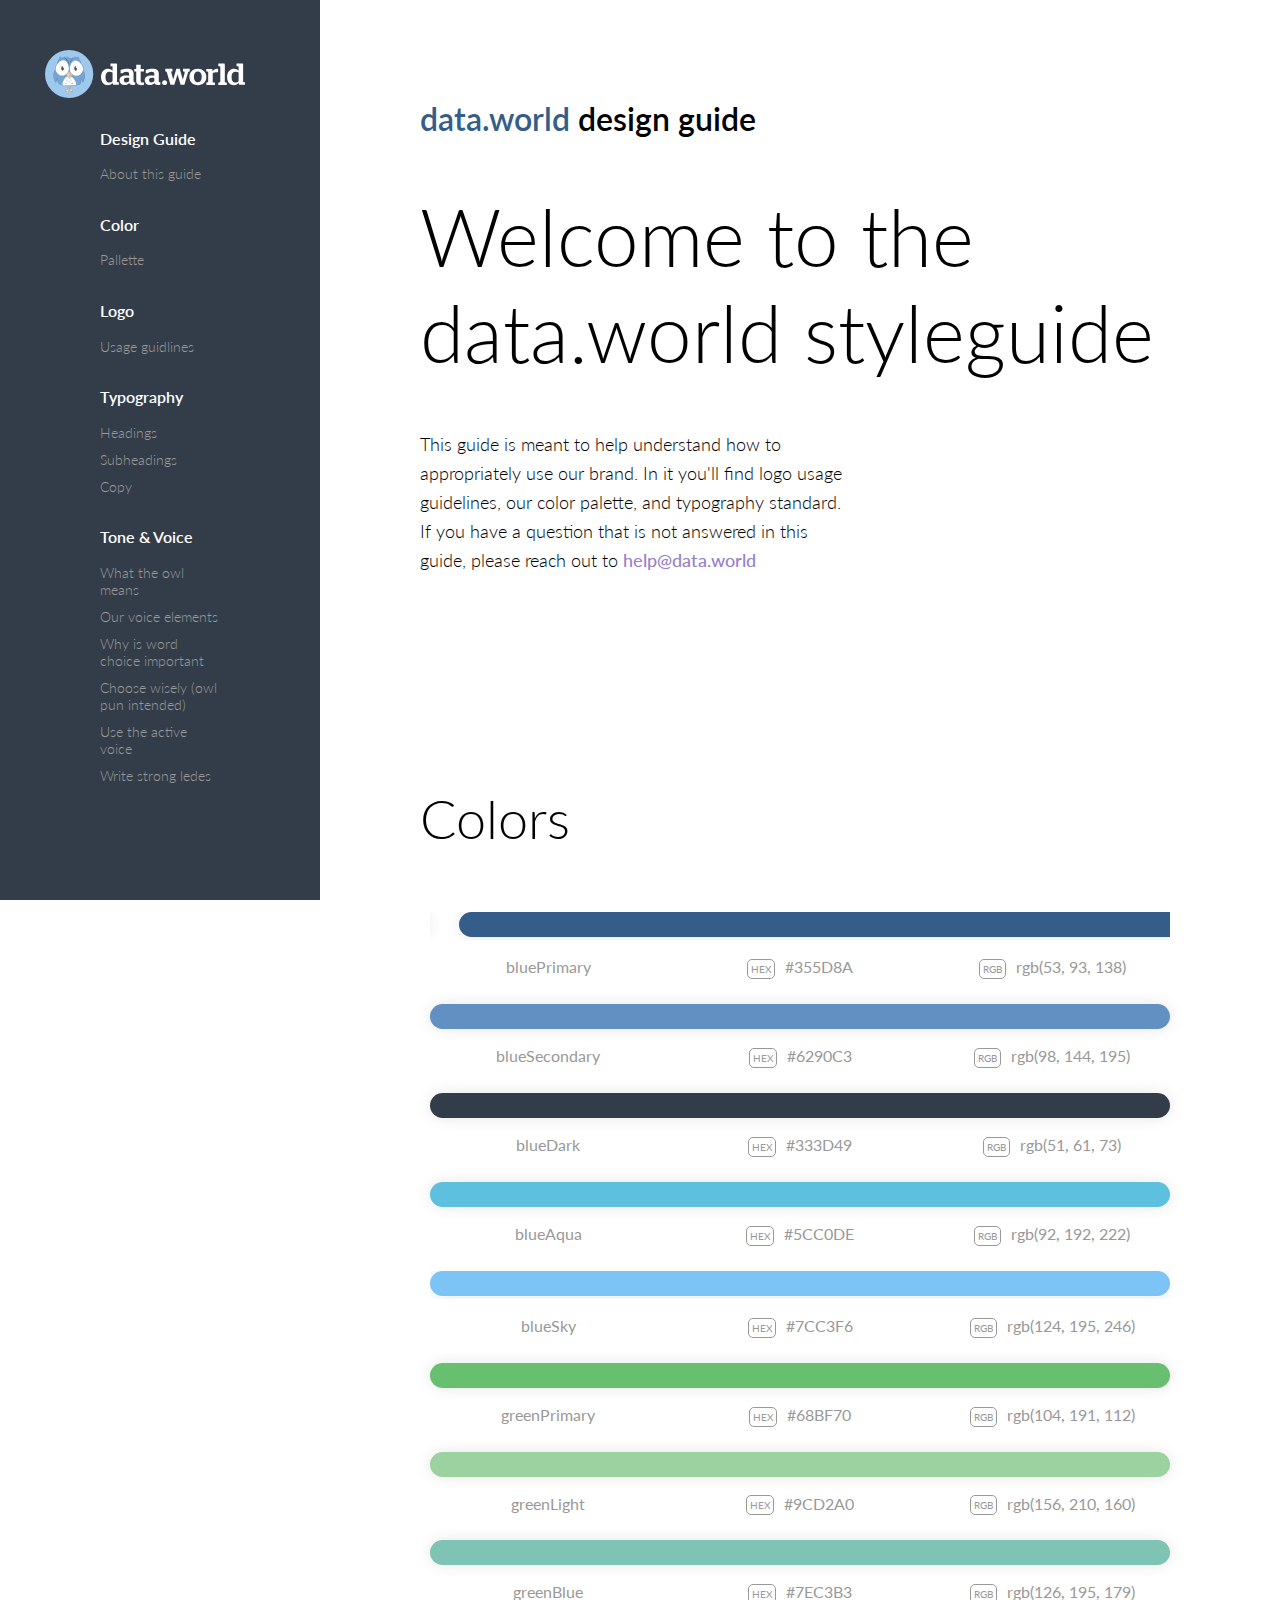
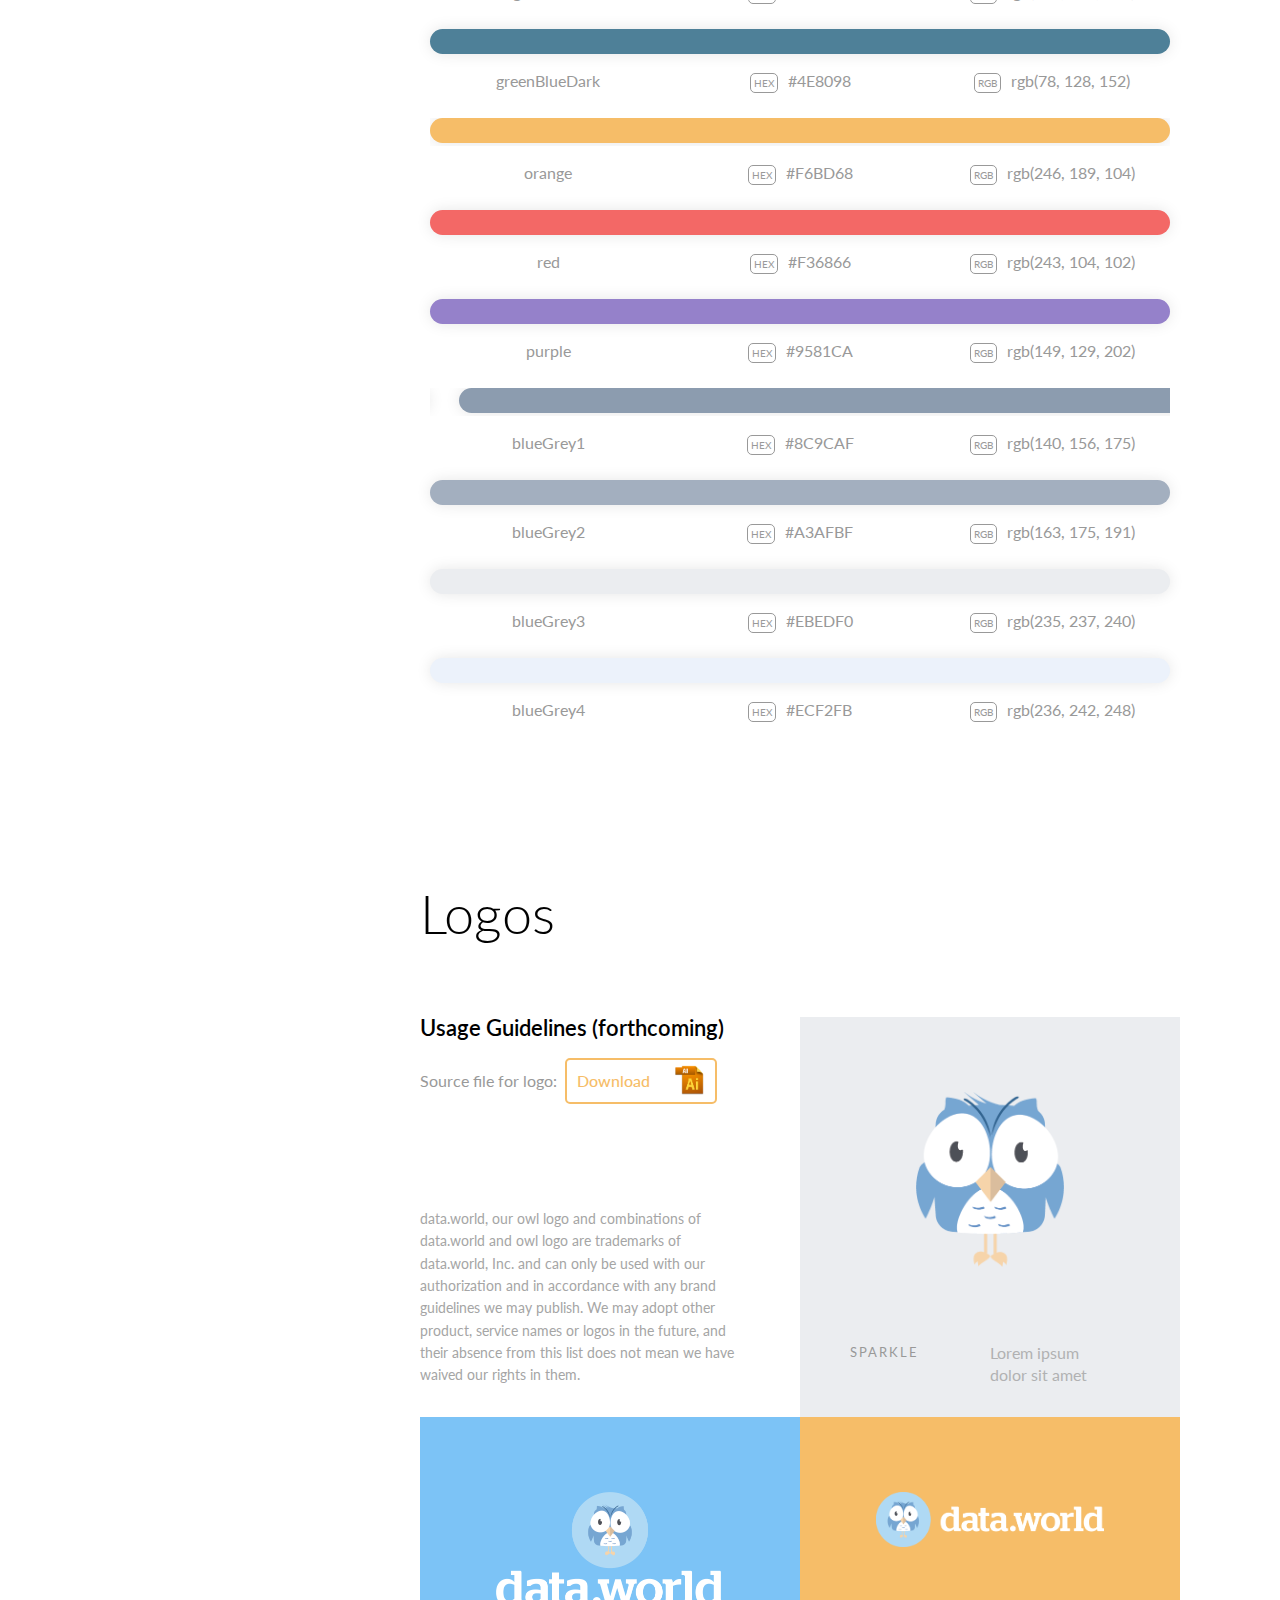
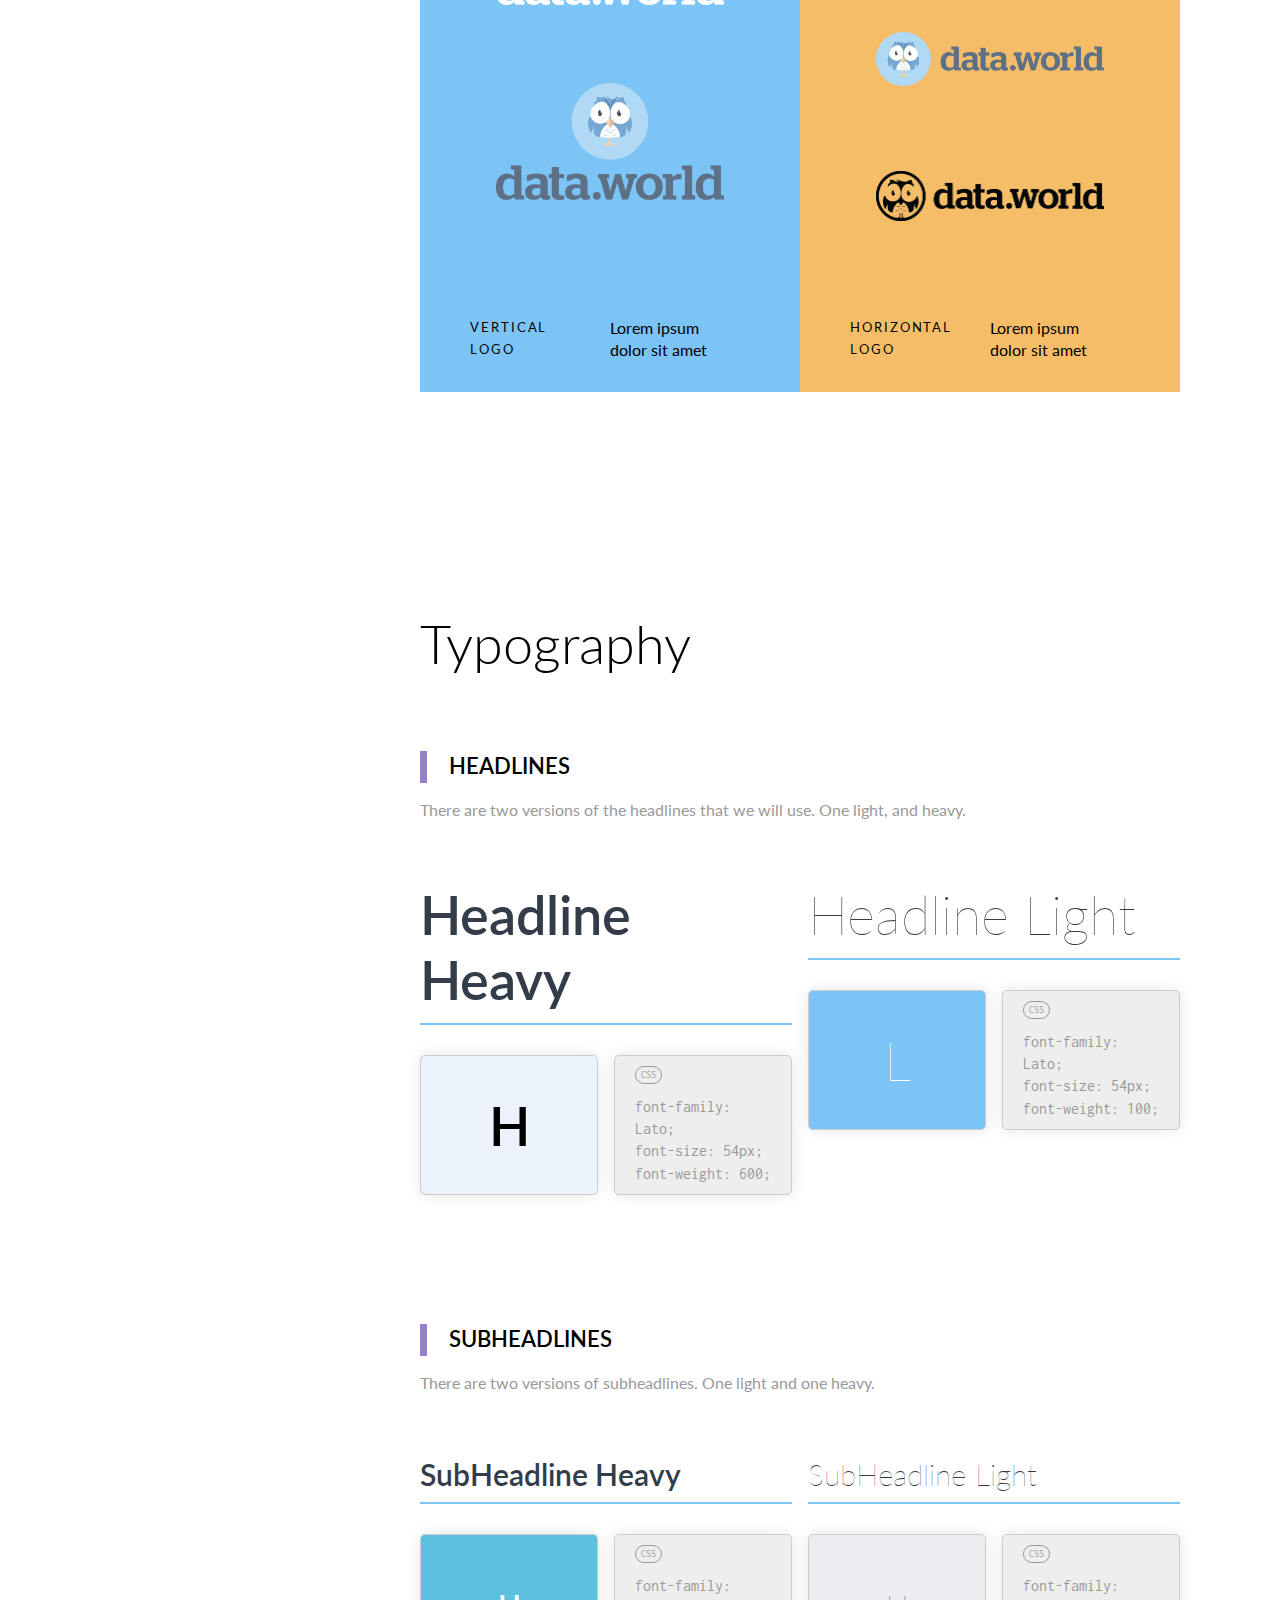
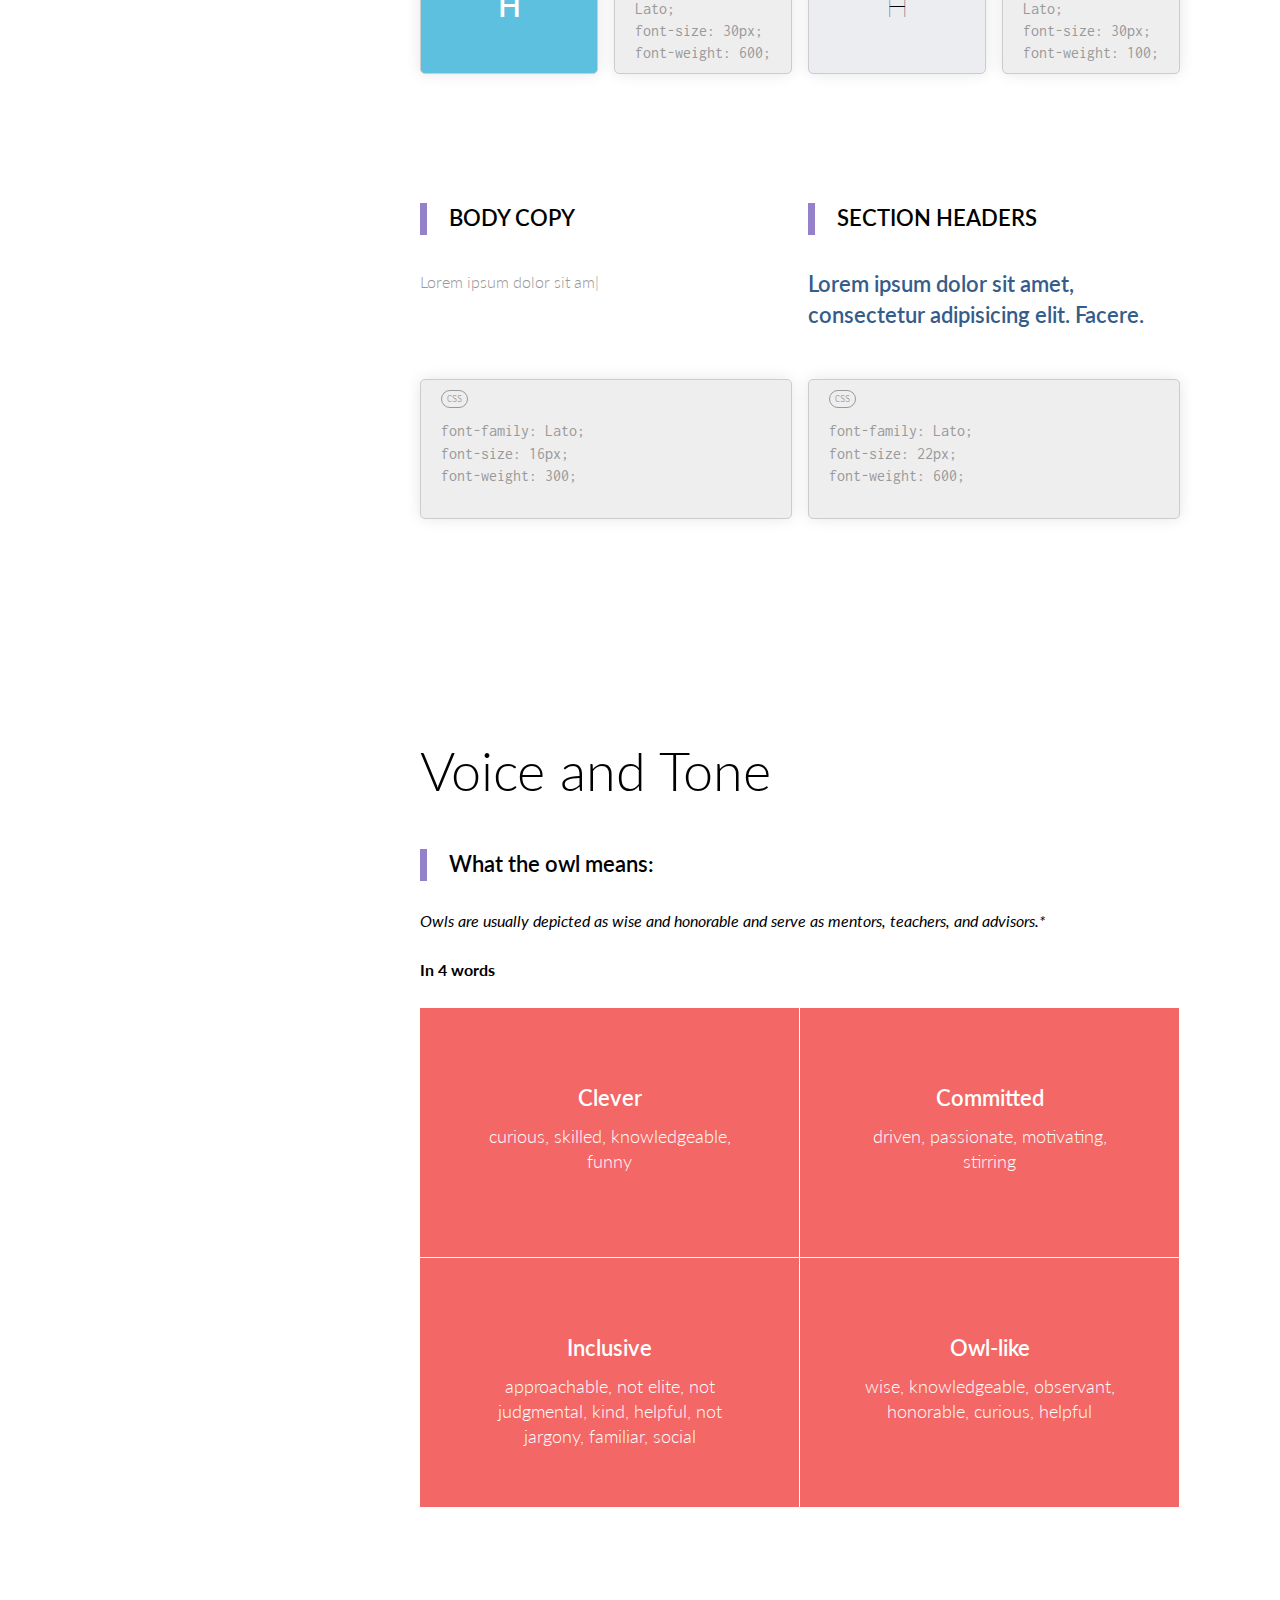
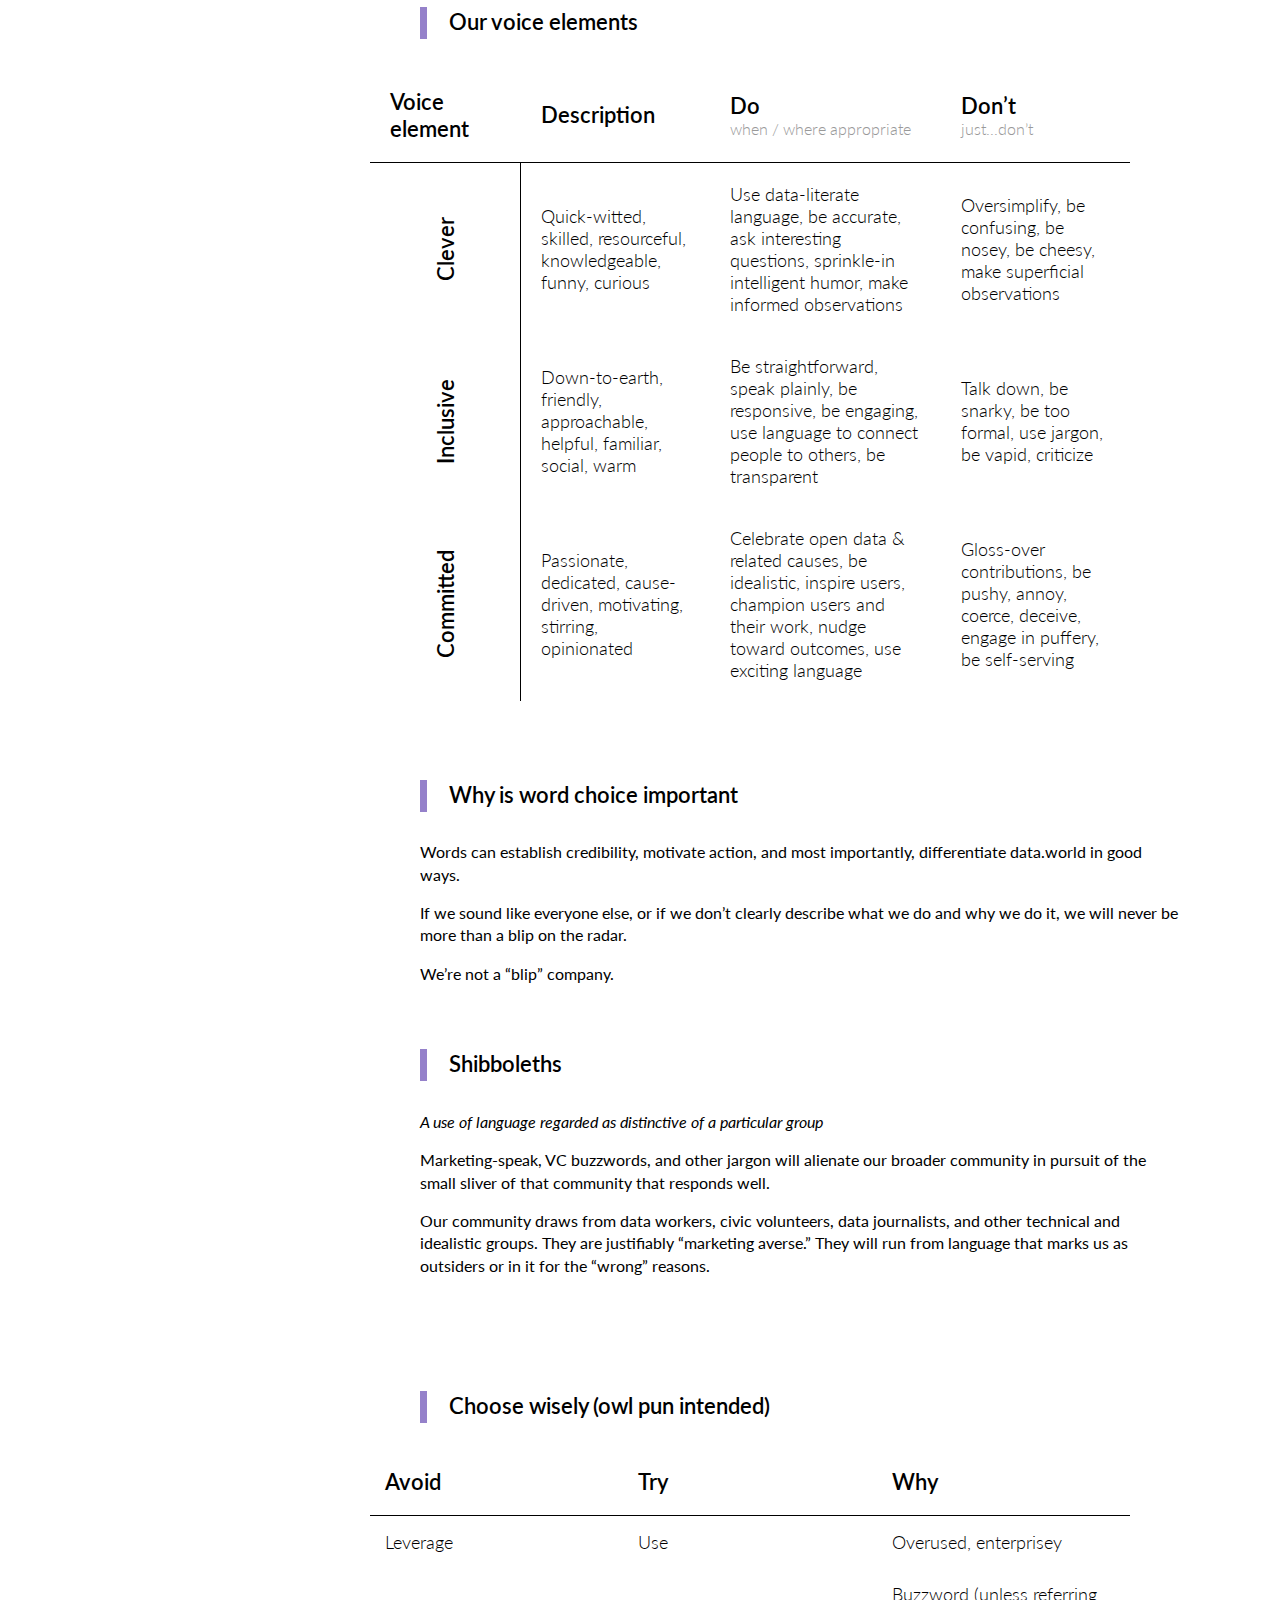
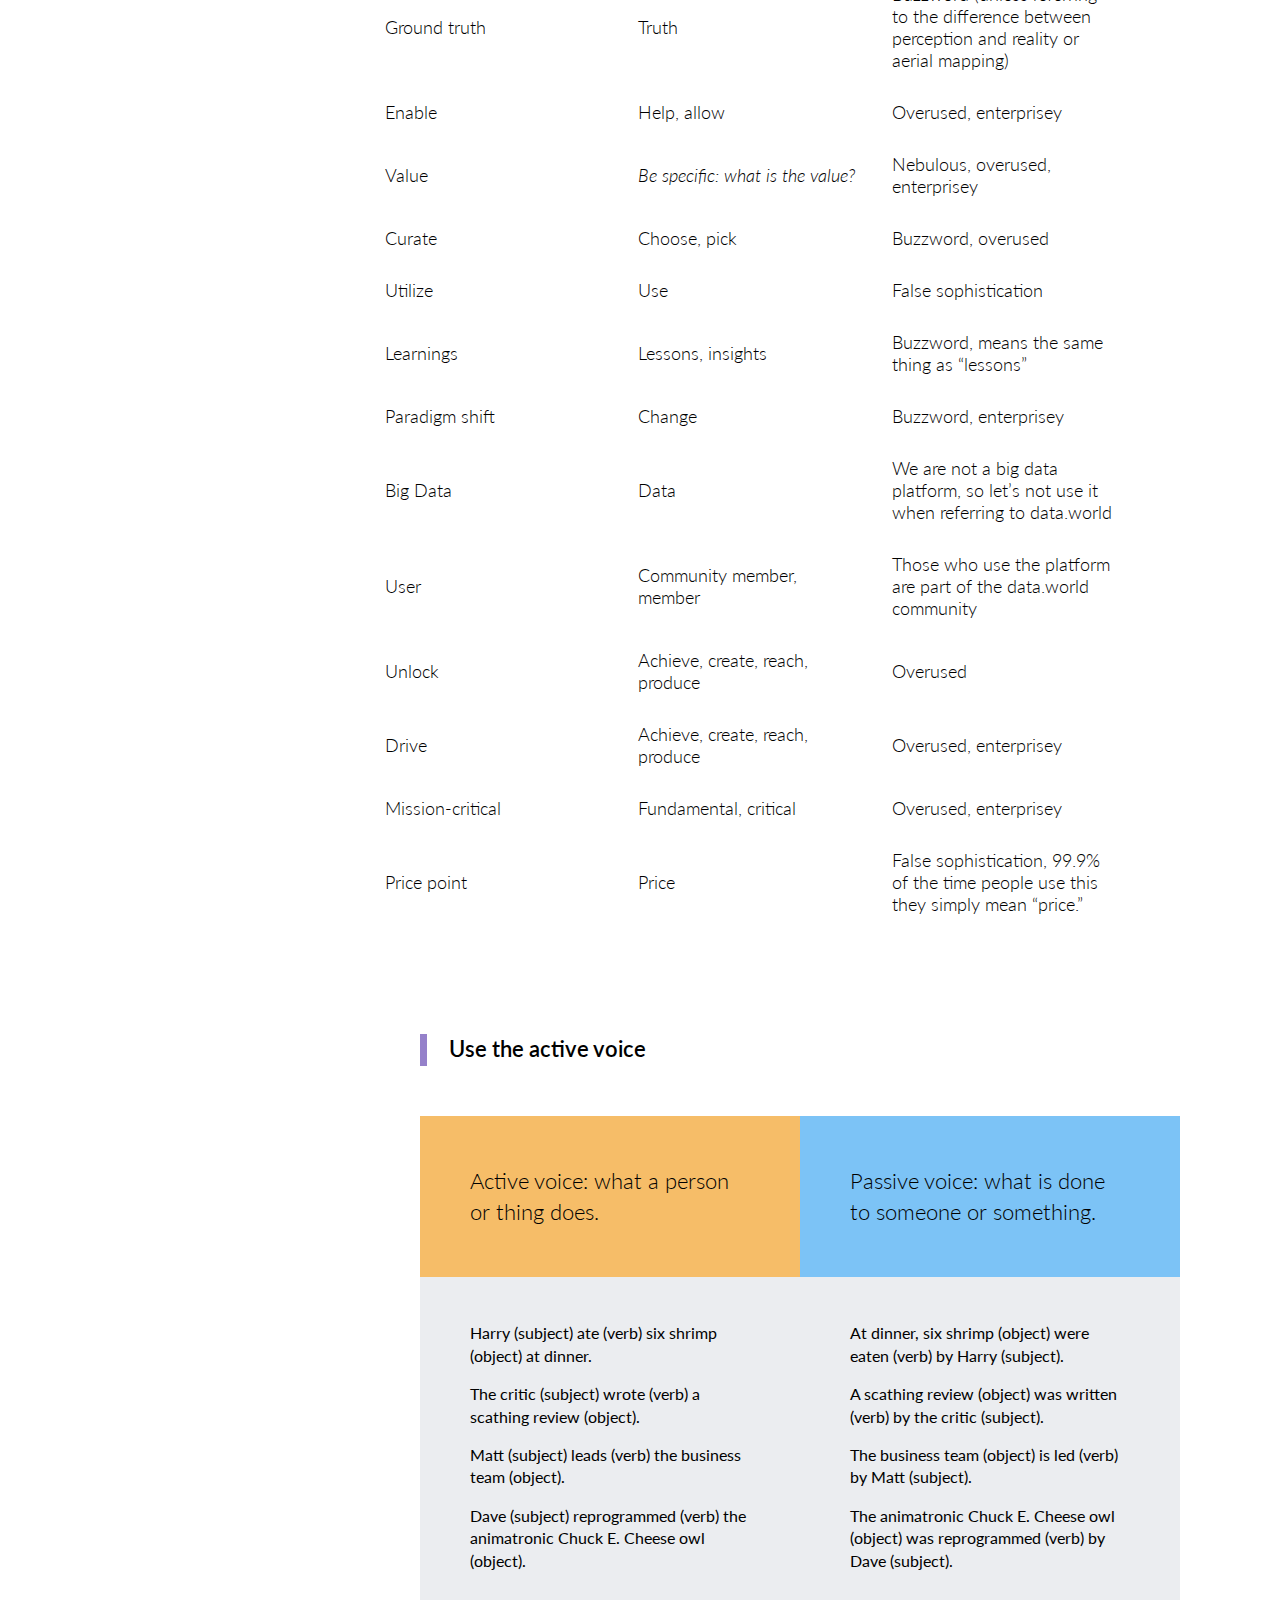
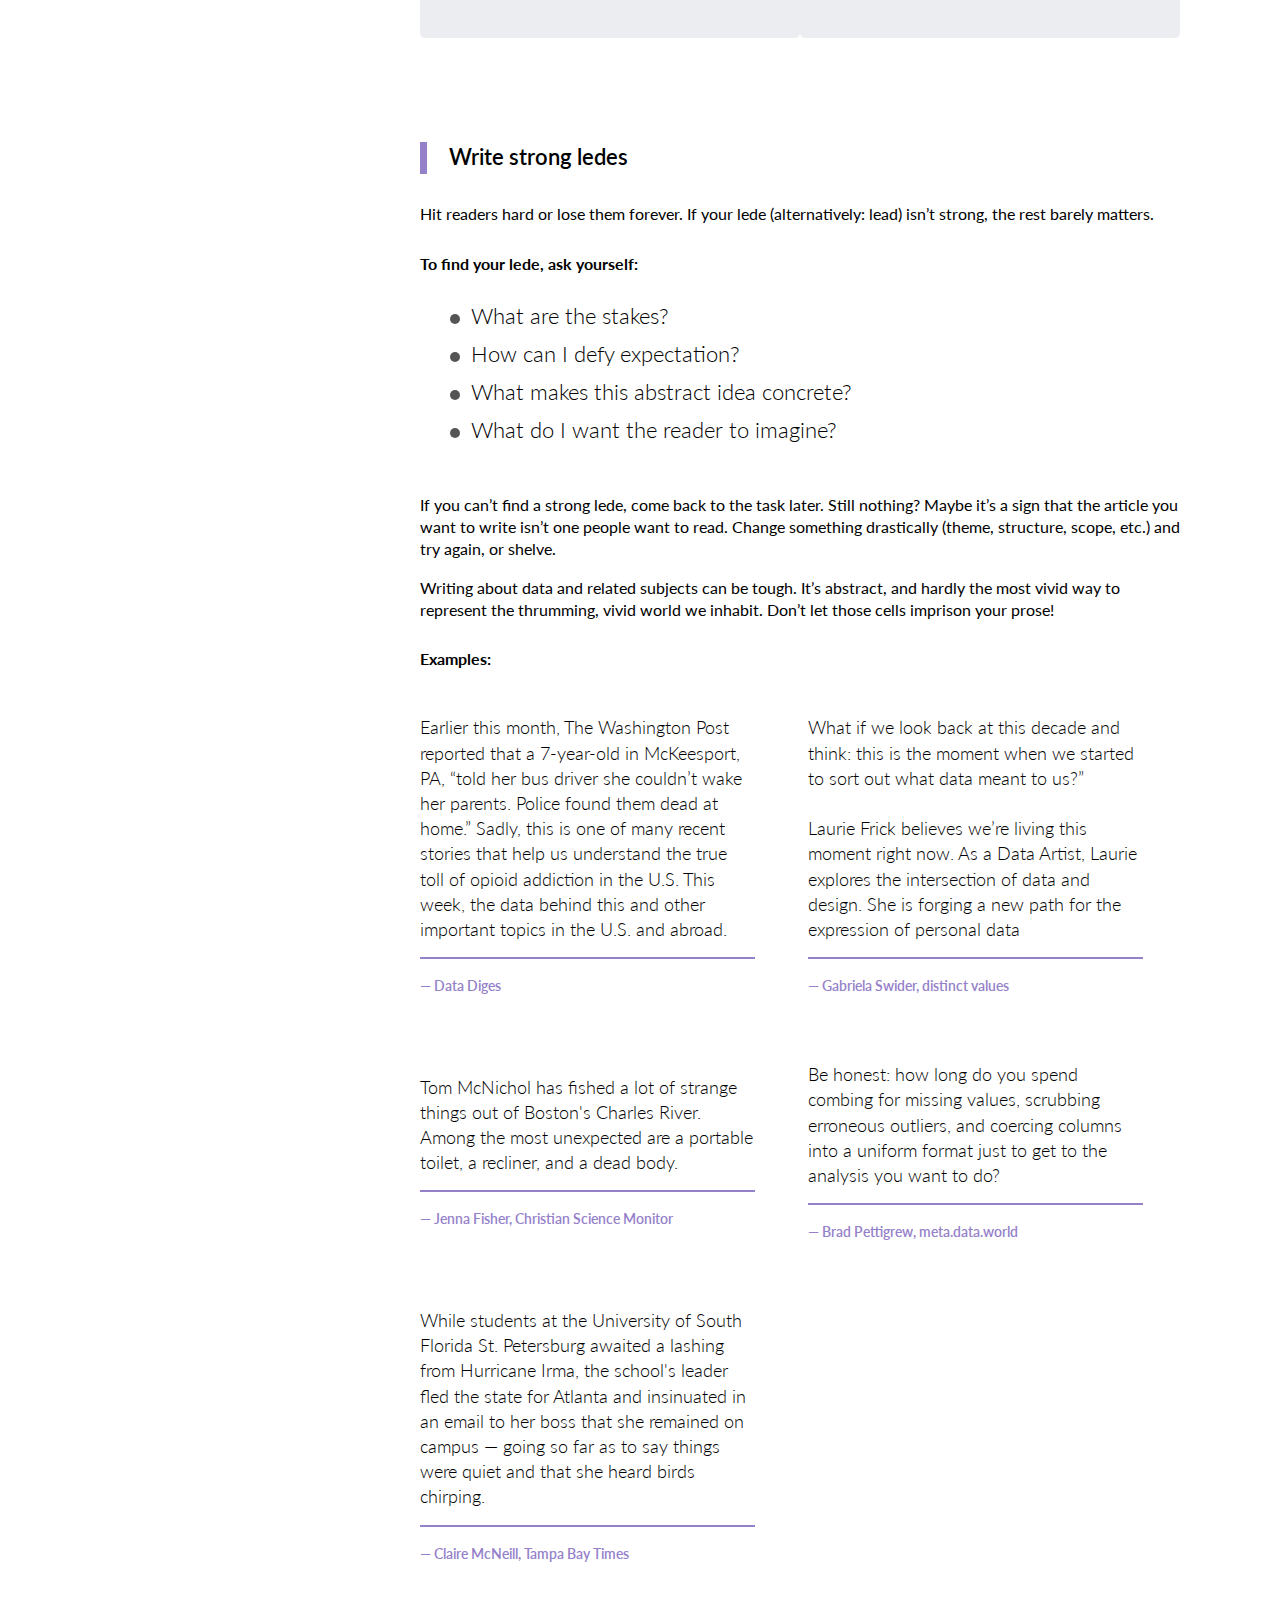
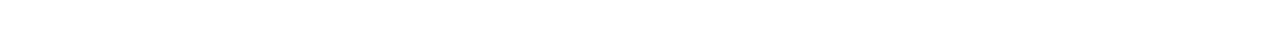
<file: index.html>
<!DOCTYPE html>
<html lang="en">
  <head>
    <meta charset="UTF-8">
    <meta http-equiv="X-UA-Compatible" content="IE=edge">
    <meta name="viewport" content="width=device-width, initial-scale=1">
    <title>data.world design guide</title>
    <meta name="description" content="">
    <meta name="keywords" content="">
    <meta name="author" content="">
    <link rel="shortcut icon" href="favicon.ico">
    <link rel="stylesheet" href="css/main.css">
    <script>document.documentElement.className = 'js';</script>
  </head>
  <body class="loading">
    <aside><a href="" class="logo-header"><img src="media/img-p/logo.svg" alt=""></a>
      <div class="mobil-button"><span></span><span></span><span></span></div>
      <div class="aside-content">
        <h5>Design Guide</h5>
        <ul>
          <li><a href="#about">About this guide</a></li>
        </ul>
        <h5>Color</h5>
        <ul>
          <li><a href="#color">Pallette</a></li>
        </ul>
        <h5>Logo</h5>
        <ul>
          <li><a href="#logo">Usage guidlines</a></li>
        </ul>
        <h5>Typography</h5>
        <ul>
          <li><a href="#headilngs">Headings</a></li>
          <li><a href="#subheadings">Subheadings</a></li>
          <li><a href="#copy">Copy</a></li>
        </ul>
        <h5>Tone & Voice</h5>
        <ul>
          <li><a href="#what-the">What the owl means</a></li>
          <li><a href="#our-voice">Our voice elements</a></li>
          <li><a href="#why-is-word">Why is word choice important</a></li>
          <li><a href="#choose-wisely">Choose wisely (owl pun intended)</a></li>
          <li><a href="#use-the-active">Use the active voice</a></li>
          <li><a href="#write-strong">Write strong ledes</a></li>
        </ul>
      </div>
    </aside>
    <main>
      <section id="about" class="welcome">
        <h2> <span>data.world </span>design guide</h2>
        <h4>
           
          Welcome to the <br>data.world styleguide
        </h4>
        <div class="row">
          <div class="col-md-7 col-sm-8 col-xs-12">
            <p>
               
              This guide is meant to help understand how to appropriately use our brand. In it you'll find logo usage guidelines, our color palette, and typography standard. If you have a question that is not answered in this guide, please reach out to  <a href="">help@data.world</a>
            </p>
          </div>
        </div>
      </section>
      <section id="color" class="color">
        <h2>Colors</h2>
        <div class="color-box">
          <div class="color-line-box four">
            <div style="background-color: #355D8A;" class="color-line"></div>
            <div style="background-color: #355D8A;" class="color-line"></div>
          </div>
          <div class="row">
            <div class="col-sm-4 col-xs-12">
              <p>bluePrimary</p>
            </div>
            <div class="col-sm-4 col-xs-6">
              <p data-clipboard-text="#355D8A" class="hex">#355D8A</p>
            </div>
            <div class="col-sm-4 col-xs-6">
              <p data-clipboard-text="rgb(53, 93, 138)" class="rgb">rgb(53, 93, 138)</p>
            </div>
          </div>
        </div>
        <div class="color-box">
          <div style="background-color: #6290C3" class="color-line"></div>
          <div class="row">
            <div class="col-sm-4 col-xs-12">
              <p>blueSecondary</p>
            </div>
            <div class="col-sm-4 col-xs-6">
              <p data-clipboard-text="#6290C3" class="hex">#6290C3</p>
            </div>
            <div class="col-sm-4 col-xs-6">
              <p data-clipboard-text="rgb(98, 144, 195)" class="rgb">rgb(98, 144, 195)</p>
            </div>
          </div>
        </div>
        <div class="color-box">
          <div style="background-color: #333D49" class="color-line"></div>
          <div class="row">
            <div class="col-sm-4 col-xs-12">
              <p>blueDark</p>
            </div>
            <div class="col-sm-4 col-xs-6">
              <p data-clipboard-text="#333D49" class="hex">#333D49</p>
            </div>
            <div class="col-sm-4 col-xs-6">
              <p data-clipboard-text="rgb(51, 61, 73)" class="rgb">rgb(51, 61, 73)</p>
            </div>
          </div>
        </div>
        <div class="color-box">
          <div style="background-color: #5CC0DE" class="color-line"></div>
          <div class="row">
            <div class="col-sm-4 col-xs-12">
              <p>blueAqua</p>
            </div>
            <div class="col-sm-4 col-xs-6">
              <p data-clipboard-text="#5CC0DE" class="hex">#5CC0DE</p>
            </div>
            <div class="col-sm-4 col-xs-6">
              <p data-clipboard-text="rgb(92, 192, 222)" class="rgb">rgb(92, 192, 222)</p>
            </div>
          </div>
        </div>
        <div class="color-box">
          <div class="color-line-box theee">
            <div style="background-color: #7CC3F6;" class="color-line"></div>
            <div style="background-color: #7CC3F6;" class="color-line"></div>
          </div>
          <div class="row">
            <div class="col-sm-4 col-xs-12">
              <p>blueSky</p>
            </div>
            <div class="col-sm-4 col-xs-6">
              <p data-clipboard-text="#7CC3F6" class="hex">#7CC3F6</p>
            </div>
            <div class="col-sm-4 col-xs-6">
              <p data-clipboard-text="rgb(124, 195, 246)" class="rgb">rgb(124, 195, 246)</p>
            </div>
          </div>
        </div>
        <div class="color-box">
          <div style="background-color: #68BF70" class="color-line"></div>
          <div class="row">
            <div class="col-sm-4 col-xs-12">
              <p>greenPrimary</p>
            </div>
            <div class="col-sm-4 col-xs-6">
              <p data-clipboard-text="#68BF70" class="hex">#68BF70</p>
            </div>
            <div class="col-sm-4 col-xs-6">
              <p data-clipboard-text="rgb(104, 191, 112)" class="rgb">rgb(104, 191, 112)</p>
            </div>
          </div>
        </div>
        <div class="color-box">
          <div style="background-color: #9CD2A0" class="color-line"></div>
          <div class="row">
            <div class="col-sm-4 col-xs-12">
              <p>greenLight</p>
            </div>
            <div class="col-sm-4 col-xs-6">
              <p data-clipboard-text="#9CD2A0" class="hex">#9CD2A0</p>
            </div>
            <div class="col-sm-4 col-xs-6">
              <p data-clipboard-text="rgb(156, 210, 160)" class="rgb">rgb(156, 210, 160)</p>
            </div>
          </div>
        </div>
        <div class="color-box">
          <div style="background-color: #7EC3B3" class="color-line"></div>
          <div class="row">
            <div class="col-sm-4 col-xs-12">
              <p>greenBlue</p>
            </div>
            <div class="col-sm-4 col-xs-6">
              <p data-clipboard-text="#7EC3B3" class="hex">#7EC3B3</p>
            </div>
            <div class="col-sm-4 col-xs-6">
              <p data-clipboard-text="rgb(126, 195, 179)" class="rgb">rgb(126, 195, 179)</p>
            </div>
          </div>
        </div>
        <div class="color-box">
          <div style="background-color: #4E8098" class="color-line"></div>
          <div class="row">
            <div class="col-sm-4 col-xs-12">
              <p>greenBlueDark</p>
            </div>
            <div class="col-sm-4 col-xs-6">
              <p data-clipboard-text="#4E8098" class="hex">#4E8098</p>
            </div>
            <div class="col-sm-4 col-xs-6">
              <p data-clipboard-text="rgb(78, 128, 152)" class="rgb">rgb(78, 128, 152)</p>
            </div>
          </div>
        </div>
        <div class="color-box">
          <div class="color-line-box two">
            <div style="background-color: #F6BD68;" class="color-line"></div>
            <div style="background-color: #F6BD68;" class="color-line"></div>
          </div>
          <div class="row">
            <div class="col-sm-4 col-xs-12">
              <p>orange</p>
            </div>
            <div class="col-sm-4 col-xs-6">
              <p data-clipboard-text="#F6BD68" class="hex">#F6BD68</p>
            </div>
            <div class="col-sm-4 col-xs-6">
              <p data-clipboard-text="rgb(246, 189, 104)" class="rgb">rgb(246, 189, 104)</p>
            </div>
          </div>
        </div>
        <div class="color-box">
          <div style="background-color: #F36866" class="color-line"></div>
          <div class="row">
            <div class="col-sm-4 col-xs-12">
              <p>red</p>
            </div>
            <div class="col-sm-4 col-xs-6">
              <p data-clipboard-text="#F36866" class="hex">#F36866</p>
            </div>
            <div class="col-sm-4 col-xs-6">
              <p data-clipboard-text="rgb(243, 104, 102)" class="rgb">rgb(243, 104, 102)</p>
            </div>
          </div>
        </div>
        <div class="color-box">
          <div style="background-color: #9581CA" class="color-line"></div>
          <div class="row">
            <div class="col-sm-4 col-xs-12">
              <p>purple</p>
            </div>
            <div class="col-sm-4 col-xs-6">
              <p data-clipboard-text="#9581CA" class="hex">#9581CA</p>
            </div>
            <div class="col-sm-4 col-xs-6">
              <p data-clipboard-text="rgb(149, 129, 202)" class="rgb">rgb(149, 129, 202)</p>
            </div>
          </div>
        </div>
        <div class="color-box">
          <div class="color-line-box one">
            <div style="background-color: #8C9CAF;" class="color-line"></div>
            <div style="background-color: #8C9CAF;" class="color-line"></div>
          </div>
          <div class="row">
            <div class="col-sm-4 col-xs-12">
              <p>blueGrey1</p>
            </div>
            <div class="col-sm-4 col-xs-6">
              <p data-clipboard-text="#8C9CAF" class="hex">#8C9CAF</p>
            </div>
            <div class="col-sm-4 col-xs-6">
              <p data-clipboard-text="rgb(140, 156, 175)" class="rgb">rgb(140, 156, 175)</p>
            </div>
          </div>
        </div>
        <div class="color-box">
          <div style="background-color: #A3AFBF" class="color-line"></div>
          <div class="row">
            <div class="col-sm-4 col-xs-12">
              <p>blueGrey2</p>
            </div>
            <div class="col-sm-4 col-xs-6">
              <p data-clipboard-text="#A3AFBF" class="hex">#A3AFBF</p>
            </div>
            <div class="col-sm-4 col-xs-6">
              <p data-clipboard-text="rgb(163, 175, 191)" class="rgb">rgb(163, 175, 191)</p>
            </div>
          </div>
        </div>
        <div class="color-box">
          <div style="background-color: #EBEDF0" class="color-line"></div>
          <div class="row">
            <div class="col-sm-4 col-xs-12">
              <p>blueGrey3</p>
            </div>
            <div class="col-sm-4 col-xs-6">
              <p data-clipboard-text="#EBEDF0" class="hex">#EBEDF0</p>
            </div>
            <div class="col-sm-4 col-xs-6">
              <p data-clipboard-text="rgb(235, 237, 240)" class="rgb">rgb(235, 237, 240)</p>
            </div>
          </div>
        </div>
        <div class="color-box">
          <div style="background-color: #ECF2FB" class="color-line"></div>
          <div class="row">
            <div class="col-sm-4 col-xs-12">
              <p>blueGrey4</p>
            </div>
            <div class="col-sm-4 col-xs-6">
              <p data-clipboard-text="#ECF2FB" class="hex">#ECF2FB</p>
            </div>
            <div class="col-sm-4 col-xs-6">
              <p data-clipboard-text="rgb(236, 242, 248)" class="rgb">rgb(236, 242, 248)</p>
            </div>
          </div>
        </div>
      </section>
      <section id="logo" class="logo">
        <h2>Logos</h2>
        <div class="logo-box one">
          <h4>Usage Guidelines (forthcoming)</h4><br>
          <p>
             
            Source file for logo:<a href="" class="button-download">Download<img src="media/img-p/Adobe_Illustrator_.AI_File_Icon.png" alt=""></a>
          </p>
          <div class="text-logo-box"><span>data.world, our owl logo and combinations of data.world and owl logo are trademarks of data.world, Inc. and can only be used with our authorization and in accordance with any brand guidelines we may publish. We may adopt other product, service names or logos in the future, and their absence from this list does not mean we have waived our rights in them.</span></div>
        </div>
        <div class="logo-box four"><img src="media/img-p/sparkle-logo-dataworld.png" alt="">
          <div class="row">
            <div class="col-sm-6 col-xs-12">
              <h6>Sparkle</h6>
            </div>
            <div class="col-sm-6 col-xs-12">
              <p> Lorem ipsum dolor sit amet</p>
            </div>
          </div>
        </div>
        <div class="logo-box three">
          <div class="img-box"><img src="media/img-p/dataworld-logo-vertical-white.png" alt=""></div>
          <div class="img-box"><img src="media/img-p/vertical-logo-dataworld.png" alt=""></div>
          <div class="row">
            <div class="col-sm-6 col-xs-12">
              <h6>
                 
                Vertical <br>Logo
              </h6>
            </div>
            <div class="col-sm-6 col-xs-12">
              <p> Lorem ipsum dolor sit amet</p>
            </div>
          </div>
        </div>
        <div class="logo-box two">
          <div class="img-box"><img src="media/img-p/dataworld-logo-horizontal-white.png" alt=""></div>
          <div class="img-box"><img src="media/img-p/horizontal-logo-dataworld.png" alt=""></div>
          <div class="img-box"><img src="media/img-p/dataworld-logo-horizontal-bw.png" alt=""></div>
          <div class="row">
            <div class="col-sm-6 col-xs-12">
              <h6>
                 
                Horizontal <br>logo
              </h6>
            </div>
            <div class="col-sm-6 col-xs-12">
              <p>Lorem ipsum dolor sit amet</p>
            </div>
          </div>
        </div>
      </section>
      <section id="headilngs" class="typography">
        <h2>Typography</h2>
        <div class="row">
          <div class="col-md-12 col-xs-12">
            <h4 class="purple-border">HEADLINES</h4>
            <p>There are two versions of the headlines that we will use. One light, and heavy. </p>
            <div class="row">
              <div class="col-sm-6 col-xs-12">
                <div class="typo-box">
                  <div class="row">
                    <div class="col-md-12 col-xs-12">
                      <h5 style="font-family: Lato;font-size: 54px;color: #333D49;font-weight: 600;">Headline Heavy</h5>
                    </div>
                    <div class="col-md-6 col-xs-12">
                      <div style="font-family: Lato;font-size: 54px;color: #333D49;font-weight: 600;background-color: #ECF2FB;" class="big-letter">
                        <div style="font-family: Lato;font-size: 54px;color: #000;font-weight: 600;" class="rotate">H, e, a, v, y</div>
                      </div>
                    </div>
                    <div class="col-md-6 col-xs-12">
                      <div class="code">font-family: Lato;<br>font-size: 54px;<br>font-weight: 600;</div>
                    </div>
                  </div>
                </div>
              </div>
              <div class="col-sm-6 col-xs-12">
                <div class="typo-box">
                  <div class="row">
                    <div class="col-md-12 col-xs-12">
                      <h5 style="font-family: Lato;font-size: 54px;color: #333D49;font-weight: 100;">Headline Light</h5>
                    </div>
                    <div class="col-md-6 col-xs-12">
                      <div style="font-family: Lato;font-size: 54px;color: #fff;font-weight: 100;background-color:#7CC3F6;" class="big-letter"><span>L</span></div>
                    </div>
                    <div class="col-md-6 col-xs-12">
                      <div class="code">font-family: Lato;<br>font-size: 54px;<br>font-weight: 100;</div>
                    </div>
                  </div>
                </div>
              </div>
            </div>
          </div>
        </div>
      </section>
      <section id="subheadings" class="typography">
        <div class="row">           
          <div class="col-md-12 col-xs-12">
            <h4 class="purple-border">SUBHEADLINES</h4>
            <p>There are two versions of subheadlines. One light and one heavy.</p>
            <div class="row">
              <div class="col-sm-6 col-xs-12">
                <div class="typo-box">
                  <div class="row">
                    <div class="col-md-12 col-xs-12">
                      <h5 style="font-family: Lato;font-size: 30px;color: #333D49;font-weight: 600;">
                         
                        SubHeadline 
                        Heavy
                      </h5>
                    </div>
                    <div class="col-md-6 col-xs-12">
                      <div style="font-family: Lato;font-size: 30px;color: #fff;font-weight: 600;background-color:#5CC0DE;" class="big-letter"><span>H</span></div>
                    </div>
                    <div class="col-md-6 col-xs-12">
                      <div class="code">font-family: Lato;<br>font-size: 30px;<br>font-weight: 600;</div>
                    </div>
                  </div>
                </div>
              </div>
              <div class="col-sm-6 col-xs-12">
                <div class="typo-box">
                  <div class="row">
                    <div class="col-md-12 col-xs-12">
                      <h5 style="font-family: Lato;font-size: 30px;color: #333D49;font-weight: 100;">
                         
                        SubHeadline 
                        Light
                      </h5>
                    </div>
                    <div class="col-md-6 col-xs-12">
                      <div style="font-family: Lato;font-size: 30px;color: #333D49;font-weight: 100;background-color:#EBEDF0;" class="big-letter">
                        <div style="font-family: Lato;font-size: 30px;color: #000;font-weight: 100;;" class="rotate">L, i, g, h, t</div>
                      </div>
                    </div>
                    <div class="col-md-6 col-xs-12">
                      <div class="code">font-family: Lato;<br>font-size: 30px;<br>font-weight: 100;</div>
                    </div>
                  </div>
                </div>
              </div>
            </div>
          </div>
        </div>
      </section>
      <section id="copy" class="typography">
        <div class="row">
          <div class="col-md-6 col-xs-12">
            <h4 class="purple-border">BODY COPY</h4><br>
            <div class="row">
              <div class="col-md-12 col-xs-12">
                <div class="demo-text-box">
                  <p style="font-family: Lato;font-size: 16px;line-height: 24px;font-weight: 300;"><span class="typed"></span></p>
                </div>
                <div class="code">font-family: Lato;<br>font-size: 16px;<br>font-weight: 300;</div>
              </div>
            </div>
          </div>
          <div class="col-md-6 col-xs-12">
            <h4 class="purple-border">SECTION HEADERS</h4><br>
            <div class="demo-text-box">
              <h4 style="font-family: Lato;font-size: 22px;font-weight: 600;"> Lorem ipsum dolor sit amet, consectetur adipisicing elit. Facere.</h4>
            </div>
            <div class="code">font-family: Lato;<br>font-size: 22px;<br>font-weight: 600;</div>
          </div>
        </div>
      </section>
      <section id="what-the" class="voice-and-tone">
        <h2>Voice and Tone</h2>
        <h4 class="purple-border">What the owl means:</h4>
        <p class="italic">Owls are usually depicted as wise and honorable and serve as mentors, teachers, and advisors.*</p>
        <h5>In 4 words</h5>
        <div class="words-box-list">
          <div class="words-box">
            <h5>Clever</h5>
            <p>curious, skilled, knowledgeable, funny</p>
          </div>
          <div class="words-box">
            <h5>Committed</h5>
            <p>driven, passionate, motivating, stirring</p>
          </div>
          <div class="words-box">
            <h5>Inclusive</h5>
            <p>approachable, not elite, not judgmental, kind, helpful, not jargony, familiar, social </p>
          </div>
          <div class="words-box">
            <h5>Owl-like</h5>
            <p>wise, knowledgeable, observant, honorable, curious, helpful</p>
          </div>
        </div><br>
      </section>
      <section id="our-voice" class="voice-and-tone"> 
        <h4 class="purple-border">Our voice elements</h4>
        <div class="tablet-content">
          <table class="voice-elements">
            <thead>
              <tr>
                <th>Voice element</th>
                <th>Description</th>
                <th>Do <span>when / where appropriate</span></th>
                <th>Don’t <span>just...don’t</span></th>
              </tr>
            </thead>
            <tbody>
              <tr>
                <th>Clever</th>
                <td>Quick-witted, skilled, resourceful, knowledgeable, funny, curious</td>
                <td>Use data-literate language, be accurate, ask interesting questions, sprinkle-in intelligent humor, make informed observations</td>
                <td>Oversimplify, be confusing, be nosey, be cheesy, make superficial observations</td>
              </tr>
              <tr>
                <th>Inclusive</th>
                <td>Down-to-earth, friendly, approachable, helpful, familiar, social, warm</td>
                <td>Be straightforward, speak plainly, be responsive, be engaging, use language to connect people to others, be transparent</td>
                <td>Talk down, be snarky, be too formal, use jargon, be vapid, criticize</td>
              </tr>
              <tr>
                <th>Committed</th>
                <td>Passionate, dedicated, cause-driven, motivating, stirring, opinionated</td>
                <td>Celebrate open data & related causes, be idealistic, inspire users, champion users and their work, nudge toward outcomes, use exciting language</td>
                <td>Gloss-over contributions, be pushy, annoy, coerce, deceive, engage in puffery, be self-serving</td>
              </tr>
            </tbody>
          </table>
        </div>
      </section>
      <section id="why-is-word" class="voice-and-tone">
        <h4 class="purple-border">Why is word choice important</h4>
        <p>Words can establish credibility, motivate action, and most importantly, differentiate data.world in good ways. </p>
        <p>If we sound like everyone else, or if we don’t clearly describe what we do and why we do it, we will never be more than a blip on the radar. </p>
        <p>We’re not a “blip” company. </p><br>
        <h4 class="purple-border">Shibboleths</h4>
        <p class="italic">A use of language regarded as distinctive of a particular group</p>
        <p>Marketing-speak, VC buzzwords, and other jargon will alienate our broader community in pursuit of the small sliver of that community that responds well.</p>
        <p>Our community draws from data workers, civic volunteers, data journalists, and other technical and idealistic groups. They are justifiably “marketing averse.” They will run from language that marks us as outsiders or in it for the “wrong” reasons.</p><br>
      </section>
      <section id="choose-wisely" class="voice-and-tone">
        <h4 class="purple-border">Choose wisely (owl pun intended)</h4>
        <div class="tablet-content">
          <table class="wisely">
            <thead>
              <tr>
                <th>Avoid</th>
                <th>Try</th>
                <th>Why</th>
              </tr>
            </thead>
            <tbody>
              <tr> 
                <td>Leverage</td>
                <td>Use</td>
                <td>Overused, enterprisey</td>
              </tr>
              <tr> 
                <td>Ground truth</td>
                <td>Truth</td>
                <td>Buzzword (unless referring to the difference between perception and reality or aerial mapping)</td>
              </tr>
              <tr> 
                <td>Enable</td>
                <td>Help, allow</td>
                <td>Overused, enterprisey</td>
              </tr>
              <tr> 
                <td>Value</td>
                <td class="italic">Be specific: what is the value? </td>
                <td>Nebulous, overused, enterprisey</td>
              </tr>
              <tr> 
                <td>Curate</td>
                <td>Choose, pick</td>
                <td>Buzzword, overused</td>
              </tr>
              <tr> 
                <td>Utilize</td>
                <td>Use</td>
                <td>False sophistication</td>
              </tr>
              <tr> 
                <td>Learnings</td>
                <td>Lessons, insights</td>
                <td>Buzzword, means the same thing as “lessons”</td>
              </tr>
              <tr> 
                <td>Paradigm shift</td>
                <td>Change</td>
                <td>Buzzword, enterprisey</td>
              </tr>
              <tr> 
                <td>Big Data</td>
                <td>Data</td>
                <td>We are not a big data platform, so let’s not use it when referring to data.world</td>
              </tr>
              <tr> 
                <td>User</td>
                <td>Community member, member</td>
                <td>Those who use the platform are part of the data.world community</td>
              </tr>
              <tr> 
                <td>Unlock</td>
                <td>Achieve, create, reach, produce</td>
                <td>Overused</td>
              </tr>
              <tr> 
                <td>Drive</td>
                <td>Achieve, create, reach, produce</td>
                <td>Overused, enterprisey</td>
              </tr>
              <tr> 
                <td>Mission-critical</td>
                <td>Fundamental, critical</td>
                <td>Overused, enterprisey</td>
              </tr>
              <tr> 
                <td>Price point</td>
                <td>Price</td>
                <td>False sophistication, 99.9% of the time people use this they simply mean “price.”</td>
              </tr>
            </tbody>
          </table>
        </div>
      </section>
      <section id="use-the-active" class="voice-and-tone">   
        <h4 class="purple-border">Use the active voice</h4>
        <div class="active-voice">
          <div class="active-left">
            <h4>Active voice: what a person or thing does.</h4>
            <p>Harry (subject) ate (verb) six shrimp (object) at dinner. </p>
            <p>The critic (subject) wrote (verb) a scathing review (object).</p>
            <p>Matt (subject) leads (verb) the business team (object).</p>
            <p>Dave (subject) reprogrammed (verb) the animatronic Chuck E. Cheese owl (object). </p>
          </div>
          <div class="passive-right">
            <h4>Passive voice: what is done to someone or something.</h4>
            <p>At dinner, six shrimp (object) were eaten (verb) by Harry (subject). </p>
            <p>A scathing review (object) was written (verb) by the critic (subject). </p>
            <p>The business team (object) is led (verb) by Matt (subject). </p>
            <p>The animatronic Chuck E. Cheese owl (object) was reprogrammed (verb) by Dave (subject).</p>
          </div>
        </div>
      </section>
      <section id="write-strong" class="voice-and-tone">
        <h4 class="purple-border">Write strong ledes</h4>
        <p>Hit readers hard or lose them forever. If your lede (alternatively: lead) isn’t strong, the rest barely matters. </p>
        <h5>To find your lede, ask yourself: </h5>
        <ul>
          <li>What are the stakes?</li>
          <li>How can I defy expectation? </li>
          <li>What makes this abstract idea concrete?</li>
          <li>What do I want the reader to imagine?</li>
        </ul><br>
        <p>If you can’t find a strong lede, come back to the task later. Still nothing? Maybe it’s a sign that the article you want to write isn’t one people want to read. Change something drastically (theme, structure, scope, etc.) and try again, or shelve.</p>
        <p>Writing about data and related subjects can be tough. It’s abstract, and hardly the most vivid way to represent the thrumming, vivid world we inhabit. Don’t let those cells imprison your prose! </p>
        <h5>Examples:</h5>
        <div class="row quote-list middle-xs">
          <div class="col-sm-6">
            <div class="quote-box">
              <p>Earlier this month, The Washington Post reported that a 7-year-old in McKeesport, PA, “told her bus driver she couldn’t wake her parents. Police found them dead at home.” Sadly, this is one of many recent stories that help us understand the true toll of opioid addiction in the U.S. This week, the data behind this and other important topics in the U.S. and abroad.</p><a href="https://page.data.world/data-digest" class="autor">— Data Diges</a>
            </div>
          </div>
          <div class="col-sm-6">
            <div class="quote-box">
              <p>
                 
                What if we look back at this decade and think: this is the moment when we started to sort out what data meant to us?”<br><br>Laurie Frick believes we’re living this moment right now. As a Data Artist, Laurie explores the intersection of data and design. She is forging a new path for the expression of personal data
              </p><a href="https://blog.data.world/data-as-art-the-key-to-our-identity-155235a55897" class="autor">— Gabriela Swider, distinct values</a>
            </div>
          </div>
          <div class="col-sm-6">
            <div class="quote-box">
              <p>Tom McNichol has fished a lot of strange things out of Boston's Charles River. Among the most unexpected are a portable toilet, a recliner, and a dead body.</p><a href="https://www.csmonitor.com/World/Making-a-difference/2013/1101/When-Tom-McNichol-saw-swirling-trash-he-launched-his-Clean-Up-Boat" class="autor">— Jenna Fisher, Christian Science Monitor</a>
            </div>
          </div>
          <div class="col-sm-6">
            <div class="quote-box">
              <p>Be honest: how long do you spend combing for missing values, scrubbing erroneous outliers, and coercing columns into a uniform format just to get to the analysis you want to do?</p><a href="https://meta.data.world/introducing-the-data-inspector-9eff94ac6b8b" class="autor">— Brad Pettigrew, meta.data.world</a>
            </div>
          </div>
          <div class="col-sm-6">
            <div class="quote-box">
              <p>While students at the University of South Florida St. Petersburg awaited a lashing from Hurricane Irma, the school's leader fled the state for Atlanta and insinuated in an email to her boss that she remained on campus — going so far as to say things were quiet and that she heard birds chirping.</p><a href="http://www.tampabay.com/news/education/college/usf-st-pete-leader-forced-out-for-botching-irma-evacuation/2337921?utm_source=dlvr.it&amp;utm_medium=twitter" class="autor">— Claire McNeill, Tampa Bay Times</a>
            </div>
          </div>
        </div>
      </section>
    </main>
    <script src="https://ajax.googleapis.com/ajax/libs/jquery/3.1.1/jquery.min.js"></script>
    <script src="js/lib/typed.min.js"></script>
    <script src="js/lib/clipboard.min.js"></script>
    <script src="js/lib/text-rotator.js"></script>
    <script src="js/scripts.js"></script>
  </body>
</html>
</file>
<file: css/main.css>
@import url(vendor/normalize.css);
@import url(vendor/flexboxgrid.min.css);
@import url("https://fonts.googleapis.com/css?family=Inconsolata|Lato");
h1, h2 { line-height: 1.2; }

h3, h4 { line-height: 1.4; }

h5, h6, p { line-height: 1.4; }

h1 { font-size: 5em; letter-spacing: -1px; }

@media (max-width: 599px) { h1 { font-size: 4.5em; } }

h2 { font-size: 54px; font-weight: 300; }

@media (max-width: 768px) { h2 { font-size: 44px; } }

h3 { font-size: 3em; }

@media (max-width: 599px) { h3 { font-size: 2.5em; } }

h4 { font-size: 2em; }

@media (max-width: 599px) { h4 { font-size: 2em; } }

h5 { font-size: 1em; }

@media (max-width: 599px) { h5 { font-size: .8em; } }

h6 { font-size: .8em; text-transform: uppercase; letter-spacing: .15em; font-weight: 400; }

p { font-size: 16px; }

a { text-decoration: none; }

a:visit { color: blue; }

.text-right { text-align: right; }

.no-js #preloader { display: none !important; }

* { box-sizing: border-box; outline: none !important; }

img { max-width: 100%; }

.control { display: block; position: relative; padding-left: 2em; margin-bottom: 1em; cursor: pointer; font-size: 1em; }

.control input { position: absolute; z-index: -1; opacity: 0; }

.control__indicator { position: absolute; top: -2px; left: 0; height: 20px; width: 20px; background: #e6e6e6; }

.control--radio .control__indicator { border-radius: 50%; }

.control:hover input ~ .control__indicator { background: #ccc; }

.control input:focus ~ .control__indicator { background: #ccc; }

.control input:checked ~ .control__indicator { background: #2aa1c0; }

.control:hover input:not([disabled]):checked ~ .control__indicator { background: #0e647d; }

.control input:checked:focus ~ .control__indicator { background: #0e647d; }

.control input:disabled ~ .control__indicator { background: #e6e6e6; opacity: 0.6; pointer-events: none; }

.control__indicator:after { content: ''; position: absolute; display: none; }

.control input:checked ~ .control__indicator:after { display: block; }

.control--checkbox .control__indicator:after { left: 8px; top: 4px; width: 3px; height: 8px; border: solid #fff; border-width: 0 2px 2px 0; -webkit-transform: rotate(45deg); transform: rotate(45deg); }

.control--checkbox input:disabled ~ .control__indicator:after { border-color: #7b7b7b; }

.control--radio .control__indicator:after { left: 7px; top: 7px; height: 6px; width: 6px; border-radius: 50%; background: #fff; }

.control--radio input:disabled ~ .control__indicator:after { background: #7b7b7b; }

.select { position: relative; display: inline-block; margin-bottom: 1em; width: 100%; }

.select select { display: inline-block; width: 100%; cursor: pointer; padding: 0.5em 1.5em; outline: 0; border: 0; border-radius: 0; background: #e6e6e6; color: #7b7b7b; appearance: none; -webkit-appearance: none; -moz-appearance: none; }

.select select::-ms-expand { display: none; }

.select select:hover, .select select:focus { color: #000; background: #ccc; }

.select select:disabled { opacity: 0.5; pointer-events: none; }

.select__arrow { position: absolute; top: 14px; right: 1.5em; width: 0; height: 0; pointer-events: none; border-style: solid; border-width: 8px 5px 0 5px; border-color: #7b7b7b transparent transparent transparent; }

.select select:hover ~ .select__arrow, .select select:focus ~ .select__arrow { border-top-color: #000; }

.select select:disabled ~ .select__arrow { border-top-color: #ccc; }

.btn { padding: 0.5em 1.5em; text-decoration: none; font-size: 1em; text-align: center; background: #ececec; color: #000; }

.btn.b-bord { border: 1px solid red; }

.btn.b-big { font-size: 20px; }

.btn.b-small { font-size: .8em; letter-spacing: .15em; text-transform: uppercase; }

.block { display: block; }

.relative { position: relative; }

.hiiden { display: none !important; }

.absolut-full { position: absolute; display: block; width: 100%; height: 100%; top: 0; left: 0; bottom: 0; right: 0; margin: auto; }

.space-100 { height: 100px; display: block; }

.italic { font-style: italic; }

body { font-size: 16px; font-family: 'Lato', sans-serif; max-width: 1600px; margin: auto; }

aside { width: 25%; position: absolute; top: 0; left: 0; background: #333d49; color: #fff; padding-top: 50px; padding-bottom: 100px; height: 100vh; }

@media (min-height: 720px) { aside { position: fixed; } }

@media (max-height: 768px) { aside { overflow-y: scroll; } }

@media (max-width: 768px) { aside { width: 100%; height: 75px; position: fixed; z-index: 500; padding: 0; padding-top: 20px; min-height: auto; } }

aside.sticky { position: fixed; top: -265px; }

@media (max-width: 768px) { aside.sticky { top: 0; } }

@media (min-height: 720px) { aside.sticky { top: 0; } }

@media (max-width: 768px) { aside .aside-content { position: absolute; width: 100%; height: 100%; min-height: calc(100vh - 75px); top: 75px; padding: 30px; background: #333d49; overflow-y: scroll; padding-bottom: 100px; opacity: 0; visibility: hidden; transition: all .3s ease-in-out; } }

aside .mobil-button { position: absolute; top: 25px; right: 40px; width: 60px; display: none; }

@media (max-width: 768px) { aside .mobil-button { display: block; } }

aside .mobil-button span { height: 2px; background: #fff; display: block; margin-bottom: 10px; transition: all .3s ease-in-out; }

aside .mobil-button.active span:nth-child(odd) { -webkit-transform: translateX(-15px); transform: translateX(-15px); }

aside .logo-header { padding-left: 45px; }

aside .logo-header img { width: 200px; }

@media (max-width: 1024px) { aside .logo-header img { width: 175px; } }

@media (max-width: 768px) { aside .logo-header img { width: 150px; } }

aside h5 { margin-bottom: 10px; padding: 0 100px; font-size: 16px; font-weight: 600; }

@media (max-width: 768px) { aside h5 { padding: 0px 50px; font-size: 16px; } }

@media (max-width: 1024px) { aside h5 { padding: 0px 50px; } }

aside ul { list-style: none; margin: 0; margin-bottom: 10px; padding: 0; font-size: 12px; }

aside ul li a { display: block; padding: 5px 100px; font-size: 14px; font-weight: 300; color: #999; }

@media (max-width: 1024px) { aside ul li a { padding: 5px 50px; } }

@media (max-width: 768px) { aside ul li a { padding: 5px 50px; font-size: 16px; } }

aside ul li a:hover { background: #5CC0DE; color: #fff; }

aside ul li a.active { background: #355D8A; color: #fff; }

aside.show .aside-content { opacity: 1; visibility: visible; }

main { width: 100%; padding-left: 25%; }

@media (max-width: 768px) { main { padding-left: 0; padding-top: 100px; } }

main section { padding: 25px 100px; }

@media (max-width: 1024px) { main section { padding: 10px 50px; } }

@media (max-width: 768px) { main section { padding: 10px; } }

.welcome { position: relative; padding-top: 100px; padding-bottom: 100px; overflow: hidden; }

@media (max-width: 768px) { .welcome { padding-bottom: 50px; } }

.welcome p { margin-top: 0px; font-size: 18px; font-weight: 300; line-height: 1.6; }

.welcome p a { font-weight: 500; color: #9581CA; }

.welcome h4 { font-weight: 300; margin-bottom: 0; font-size: 80px; margin: 50px 0; line-height: 1.2; }

@media (max-width: 768px) { .welcome h4 { font-size: 42px; } }

.welcome h2 { font-size: 32px; font-weight: 600; margin-bottom: 0; margin-top: 0; }

.welcome h2 span { color: #355D8A; }

@media (max-width: 768px) { .welcome h2 { font-size: 26px; } }

.color { padding-top: 50px; padding-bottom: 50px; }

.color .color-box { padding: 15px 10px 10px; text-align: center; width: 100%; }

.color .color-box .color-line { width: 100%; height: 25px; border-radius: 25px; box-shadow: 0 0 15px rgba(0, 0, 0, 0.1); }

.color .color-box .color-line-box { overflow: hidden; white-space: nowrap; }

.color .color-box .color-line-box .color-line { display: inline-block; margin-right: 25px; -webkit-animation: colorSlider 10s cubic-bezier(1, 0, 0, 1) infinite; animation: colorSlider 10s cubic-bezier(1, 0, 0, 1) infinite; position: relative; }

.color .color-box .color-line-box.one .color-line, .color .color-box .color-line-box.four .color-line { left: -100%; }

.color .color-box p { color: #999; margin-bottom: 0; font-size: 16px; }

.color .color-box .hex { position: relative; cursor: pointer; }

@media (max-width: 768px) { .color .color-box .hex { font-size: 12px; } }

.color .color-box .hex:before { content: 'HEX'; display: inline-block; vertical-align: middle; padding: 2px 3px; font-size: 10px; color: #999; border: 1px solid #999; border-radius: 5px; margin-right: 1em; pointer-events: none; }

@media (max-width: 768px) { .color .color-box .hex:before { font-size: 8px; } }

.color .color-box .hex:after { content: 'click to copy'; position: absolute; left: 30px; top: 1px; font-size: 10px; text-transform: uppercase; border-radius: 5px; padding: 3px 5px; color: #6290C3; border: 1px solid #6290C3; opacity: 0; }

.color .color-box .hex:hover:before { opacity: 0; }

.color .color-box .hex:hover:after { opacity: 1; }

.color .color-box .hex:active:after { background: #6290C3; color: #fff; }

.color .color-box .rgb { position: relative; cursor: pointer; }

@media (max-width: 768px) { .color .color-box .rgb { font-size: 12px; } }

.color .color-box .rgb:before { content: 'RGB'; display: inline-block; vertical-align: middle; padding: 2px 3px; font-size: 10px; color: #999; border: 1px solid #999; border-radius: 5px; margin-right: 1em; pointer-events: none; }

@media (max-width: 768px) { .color .color-box .rgb:before { font-size: 8px; } }

.color .color-box .rgb:after { content: 'click to copy'; position: absolute; left: 0px; top: 1px; font-size: 10px; text-transform: uppercase; border-radius: 5px; padding: 3px 5px; color: #6290C3; border: 1px solid #6290C3; opacity: 0; }

.color .color-box .rgb:hover:before { opacity: 0; }

.color .color-box .rgb:hover:after { opacity: 1; }

.color .color-box .rgb:active:after { background: #6290C3; color: #fff; }

@-webkit-keyframes colorSlider { 0%, 100% { -webkit-transform: translateX(0%); transform: translateX(0%); }
  25% { -webkit-transform: translateX(10%); transform: translateX(10%); }
  50% { -webkit-transform: translateX(-10%); transform: translateX(-10%); } }

@keyframes colorSlider { 0%, 100% { -webkit-transform: translateX(0%); transform: translateX(0%); }
  25% { -webkit-transform: translateX(10%); transform: translateX(10%); }
  50% { -webkit-transform: translateX(-10%); transform: translateX(-10%); } }

.logo { padding-top: 100px; padding-bottom: 100px; overflow: hidden; }

@media (max-width: 768px) { .logo { padding-top: 50px; } }

.logo .button-download { color: #F6BD68; border: 2px solid #F6BD68; border-radius: 5px; padding: 10px 10px; padding-right: 65px; display: inline-block; position: relative; font-weight: 500; margin-left: .5em; transition: all .3s ease-in-out; }

.logo .button-download img { position: absolute; right: 10px; height: 30px; top: 5px; }

.logo .button-download:hover { background: #F6BD68; color: #fff; }

.logo h2 { margin: 0; margin-bottom: 70px; }

.logo h4 { margin: 0; font-size: 22px; font-weight: 600; line-height: 1; }

.logo p { color: #999; }

@media (max-width: 768px) { .logo p { font-size: 12px; } }

.logo h6, .logo p { margin: 0; }

.logo h6 { line-height: 1.7; }

.logo .text-logo-box { font-size: 14px; color: #a5a5a5; padding-right: 50px; position: absolute; bottom: 30px; left: 0; line-height: 1.6; text-align: left; }

@media (max-width: 768px) { .logo .text-logo-box { position: relative; bottom: auto; padding-top: 30px; padding-bottom: 30px; font-size: 10px; } }

.logo h6 { color: #999; padding-bottom: 40px; }

@media (max-width: 768px) { .logo h6 { padding-bottom: 0; } }

.logo img { height: 70px; display: block; width: auto; max-width: auto; }

.logo .logo-box { width: 50%; float: left; min-height: 400px; position: relative; }

@media (max-width: 768px) { .logo .logo-box { width: 100%; min-height: auto; } }

.logo .row { position: absolute; left: 0; bottom: 0px; height: 75px; width: 100%; padding: 0 50px; }

@media (max-width: 768px) { .logo .row { position: relative; margin: 0; } }

.logo .one { padding: 0; }

.logo .two { background: #F6BD68; padding-top: 75px; min-height: 575px; }

@media (max-width: 768px) { .logo .two { min-height: auto; padding-top: 50px; padding-bottom: 50px; } }

.logo .two h6, .logo .two p { color: #000; }

.logo .two img { width: 60%; display: block; margin: auto; margin-bottom: 85px; height: auto; }

@media (max-width: 768px) { .logo .two img { margin-bottom: 50px; } }

.logo .three { background: #7CC3F6; padding-top: 75px; min-height: 575px; }

@media (max-width: 768px) { .logo .three { min-height: auto; padding-top: 50px; padding-bottom: 50px; } }

.logo .three p, .logo .three h6 { color: #000; }

.logo .three img { width: 60%; height: auto; margin: auto; margin-bottom: 78px; }

@media (max-width: 768px) { .logo .three img { margin-bottom: 50px; } }

.logo .four { background: #EBEDF0; }

@media (max-width: 768px) { .logo .four { padding-bottom: 25px; } }

.logo .four .row p { opacity: .7; }

.logo .four img { height: 175px; margin: auto; margin-top: 75px; transition: all .5s ease-in-out; }

@media (max-width: 768px) { .logo .four img { height: auto; width: 50%; margin-top: 50px; margin-bottom: 50px; } }

.logo .four:hover img { -webkit-transform: rotate(360deg); transform: rotate(360deg); }

@-webkit-keyframes colorRotator { 0%, 100% { background-color: #8C9CAF; }
  25% { background-color: #6290C3; }
  50% { background-color: #A3AFBF; } }

@keyframes colorRotator { 0%, 100% { background-color: #8C9CAF; }
  25% { background-color: #6290C3; }
  50% { background-color: #A3AFBF; } }

#headilngs { padding-top: 75px; }

.typography { padding-top: 25px; padding-bottom: 25px; }

.typography h5 { margin: 0; line-height: 1.2; padding-bottom: 10px; margin-bottom: 30px; margin-top: 30px; border-bottom: 2px solid #7CC3F6; }

.typography h4 { font-size: 22px; font-weight: 600; margin-bottom: 0; }

.typography p { margin-bottom: 2em; color: #999; }

.typography .typo-box { margin-bottom: 50px; }

.typography .typo-box .big-letter { border-radius: 5px; width: 100%; text-align: center; line-height: 140px; vertical-align: middle; height: 140px; box-shadow: 0 0 15px rgba(0, 0, 0, 0.1); border: 1px solid #ccc; }

@media (max-width: 768px) { .typography .typo-box .big-letter { margin-bottom: 30px; } }

.typography .code { padding: 20px; padding-top: 40px; height: 140px; background: #eee; font-family: Inconsolata; font-size: 16px; color: #999; line-height: 1.4; border-radius: 5px; width: 100%; position: relative; box-shadow: 0 0 15px rgba(0, 0, 0, 0.1); border: 1px solid #ccc; }

.typography .code:after { content: 'CSS'; position: absolute; left: 20px; top: 10px; border: 1px solid #999; border-radius: 10px; font-size: 10px; padding: 1px 5px; pointer-events: none; }

.typography .demo-text-box { height: 125px; position: relative; overflow: hidden; }

@media (max-width: 768px) { .typography .demo-text-box { min-height: 125px; height: 150px; } }

.typography .demo-text-box h4 { color: #355D8A; margin-top: 15px; }

@media (max-width: 768px) { .typography .demo-text-box h4 { text-align: left; margin-bottom: 25px; } }

.rotate { position: relative; overflow: hidden; color: #000; margin: 0px 0; text-align: center; text-transform: uppercase; display: block; }

.purple-border { font-weight: 600; font-size: 22px; }

.purple-border:before { content: ''; width: 7px; height: 32px; vertical-align: top; background: #9581CA; display: inline-block; margin-right: 1em; }

#what-the { padding-top: 150px; }

.voice-and-tone ul { padding-left: 30px; list-style: none; }

.voice-and-tone ul li { font-weight: 300; font-size: 22px; margin-bottom: .5em; }

.voice-and-tone ul li:before { content: ''; width: 10px; height: 10px; display: inline-block; margin-right: .5em; border-radius: 100%; background: #555; }

.voice-and-tone .words-box-list { clear: both; overflow: hidden; }

.voice-and-tone .words-box-list .words-box { float: left; width: 50%; background: #F36866; color: #fff; padding: 50px; height: 250px; text-align: center; border-right: 1px solid #fff; border-bottom: 1px solid #fff; }

@media (max-width: 768px) { .voice-and-tone .words-box-list .words-box { width: 100%; margin: 0; margin-bottom: 1em; } }

.voice-and-tone .words-box-list .words-box h5 { margin: 0; font-size: 22px; font-weight: 600; display: block; padding-top: 25px; }

@media (max-width: 768px) { .voice-and-tone .words-box-list .words-box h5 { padding-top: 25px; padding-bottom: 0px; } }

.voice-and-tone .words-box-list .words-box p { margin-top: 10px; font-weight: 300; font-size: 18px; }

.voice-and-tone table { width: 100%; }

@media (max-width: 768px) { .voice-and-tone .tablet-content { max-width: 768px; overflow-y: scroll; }
  .voice-and-tone .tablet-content table { width: 800px; margin: auto !important; } }

.voice-and-tone table.voice-elements { margin: 0 -50px; margin-top: 25px; }

@media (max-width: 1024px) { .voice-and-tone table.voice-elements { margin: 25px 0; } }

.voice-and-tone table.voice-elements th { text-align: left; padding: 20px; font-size: 22px; border-bottom: 1px solid #000; color: #000; font-weight: 600; }

@media (max-width: 768px) { .voice-and-tone table.voice-elements th { padding: 10px; font-size: 14px; } }

.voice-and-tone table.voice-elements th span { font-size: 16px; color: #999; font-weight: 300; display: block; }

.voice-and-tone table.voice-elements td { padding: 20px; font-weight: #000; font-size: 18px; font-weight: 300; }

@media (max-width: 768px) { .voice-and-tone table.voice-elements td { padding: 10px; font-size: 14px; } }

.voice-and-tone table.voice-elements tbody th { -webkit-transform: rotate(-90deg); transform: rotate(-90deg); text-align: center; border-bottom: 0; border-right: 1px solid #000; }

.voice-and-tone table.wisely { text-align: left; margin: 25px -50px; }

@media (max-width: 1024px) { .voice-and-tone table.wisely { margin: 25px 0; } }

.voice-and-tone table.wisely thead tr { padding-bottom: 20px; }

.voice-and-tone table.wisely td, .voice-and-tone table.wisely th { width: 33.3%; padding: 15px; }

.voice-and-tone table.wisely th { font-size: 22px; font-weight: 600; padding-bottom: 20px; border-bottom: 1px solid #000; }

@media (max-width: 768px) { .voice-and-tone table.wisely th { padding: 10px; font-size: 14px; } }

.voice-and-tone table.wisely td { font-size: 18px; font-weight: 300; }

@media (max-width: 768px) { .voice-and-tone table.wisely td { font-size: 14px; } }

.voice-and-tone .active-voice { margin: 50px 0 25px; overflow: hidden; clear: both; }

.voice-and-tone .active-voice .active-left, .voice-and-tone .active-voice .passive-right { float: left; width: 50%; border-radius: 5px; background: #EBEDF0; padding-bottom: 50px; }

@media (max-width: 768px) { .voice-and-tone .active-voice .active-left, .voice-and-tone .active-voice .passive-right { float: none; width: 100%; } }

.voice-and-tone .active-voice .passive-right h4 { background: #7CC3F6; }

.voice-and-tone .active-voice h4 { font-size: 22px; font-weight: 300; padding: 50px; margin: 0; margin-bottom: 45px; background: #F6BD68; color: #000; }

.voice-and-tone .active-voice p { font-size: 16px; padding: 0 50px; }

.voice-and-tone .active-voice thead th p { font-size: 18px; font-weight: bold; padding: 20px; padding-top: 30px; border: 1px solid #ccc; background: #355D8A; color: #fff; font-weight: 500; text-align: center; }

.voice-and-tone .active-voice tbody tr td p { background: #eee; padding: 20px; padding-top: 30px; font-size: 16px; font-weight: 500; }

.voice-and-tone .quote-list .quote-box { width: 90%; margin-bottom: 50px; }

@media (max-width: 768px) { .voice-and-tone .quote-list .quote-box { width: 100%; padding: 20px; } }

.voice-and-tone .quote-list .quote-box p { font-size: 18px; font-weight: 300; border-bottom: 2px solid #9581CA; padding-bottom: 15px; }

@media (max-width: 768px) { .voice-and-tone .quote-list .quote-box p { font-size: 16px; font-weight: 500; } }

.voice-and-tone .quote-list .quote-box a { font-weight: 600; font-size: 14px; display: block; color: #9581CA; }

@media (max-width: 768px) { .voice-and-tone .quote-list .quote-box a { font-size: 12px; } }

.rotating { display: inline-block; -webkit-transform-style: preserve-3d; transform-style: preserve-3d; -webkit-transform: rotateX(0) rotateY(0) rotateZ(0); transform: rotateX(0) rotateY(0) rotateZ(0); transition: 0.5s; -webkit-transform-origin-x: 50%; }

.rotating.flip { position: relative; }

.rotating .front, .rotating .back { left: 0; top: 0; -webkit-backface-visibility: hidden; backface-visibility: hidden; }

.rotating .front { position: absolute; display: inline-block; -webkit-transform: translate3d(0, 0, 1px); transform: translate3d(0, 0, 1px); }

.rotating.flip .front { z-index: 1; }

.rotating .back { display: block; opacity: 0; }

.rotating.spin { -webkit-transform: rotate(360deg) scale(0); transform: rotate(360deg) scale(0); }

.rotating.flip .back { z-index: 2; display: block; opacity: 1; -webkit-transform: rotateY(180deg) translate3d(0, 0, 0); transform: rotateY(180deg) translate3d(0, 0, 0); }

.rotating.flip.up .back { -webkit-transform: rotateX(180deg) translate3d(0, 0, 0); transform: rotateX(180deg) translate3d(0, 0, 0); }

.rotating.flip.cube .front { -webkit-transform: translate3d(0, 0, 100px) scale(0.9, 0.9); transform: translate3d(0, 0, 100px) scale(0.85, 0.85); }

.rotating.flip.cube .back { -webkit-transform: rotateY(180deg) translate3d(0, 0, 100px) scale(0.9, 0.9); transform: rotateY(180deg) translate3d(0, 0, 100px) scale(0.85, 0.85); }

.rotating.flip.cube.up .back { -webkit-transform: rotateX(180deg) translate3d(0, 0, 100px) scale(0.9, 0.9); transform: rotateX(180deg) translate3d(0, 0, 100px) scale(0.85, 0.85); }
</file>
